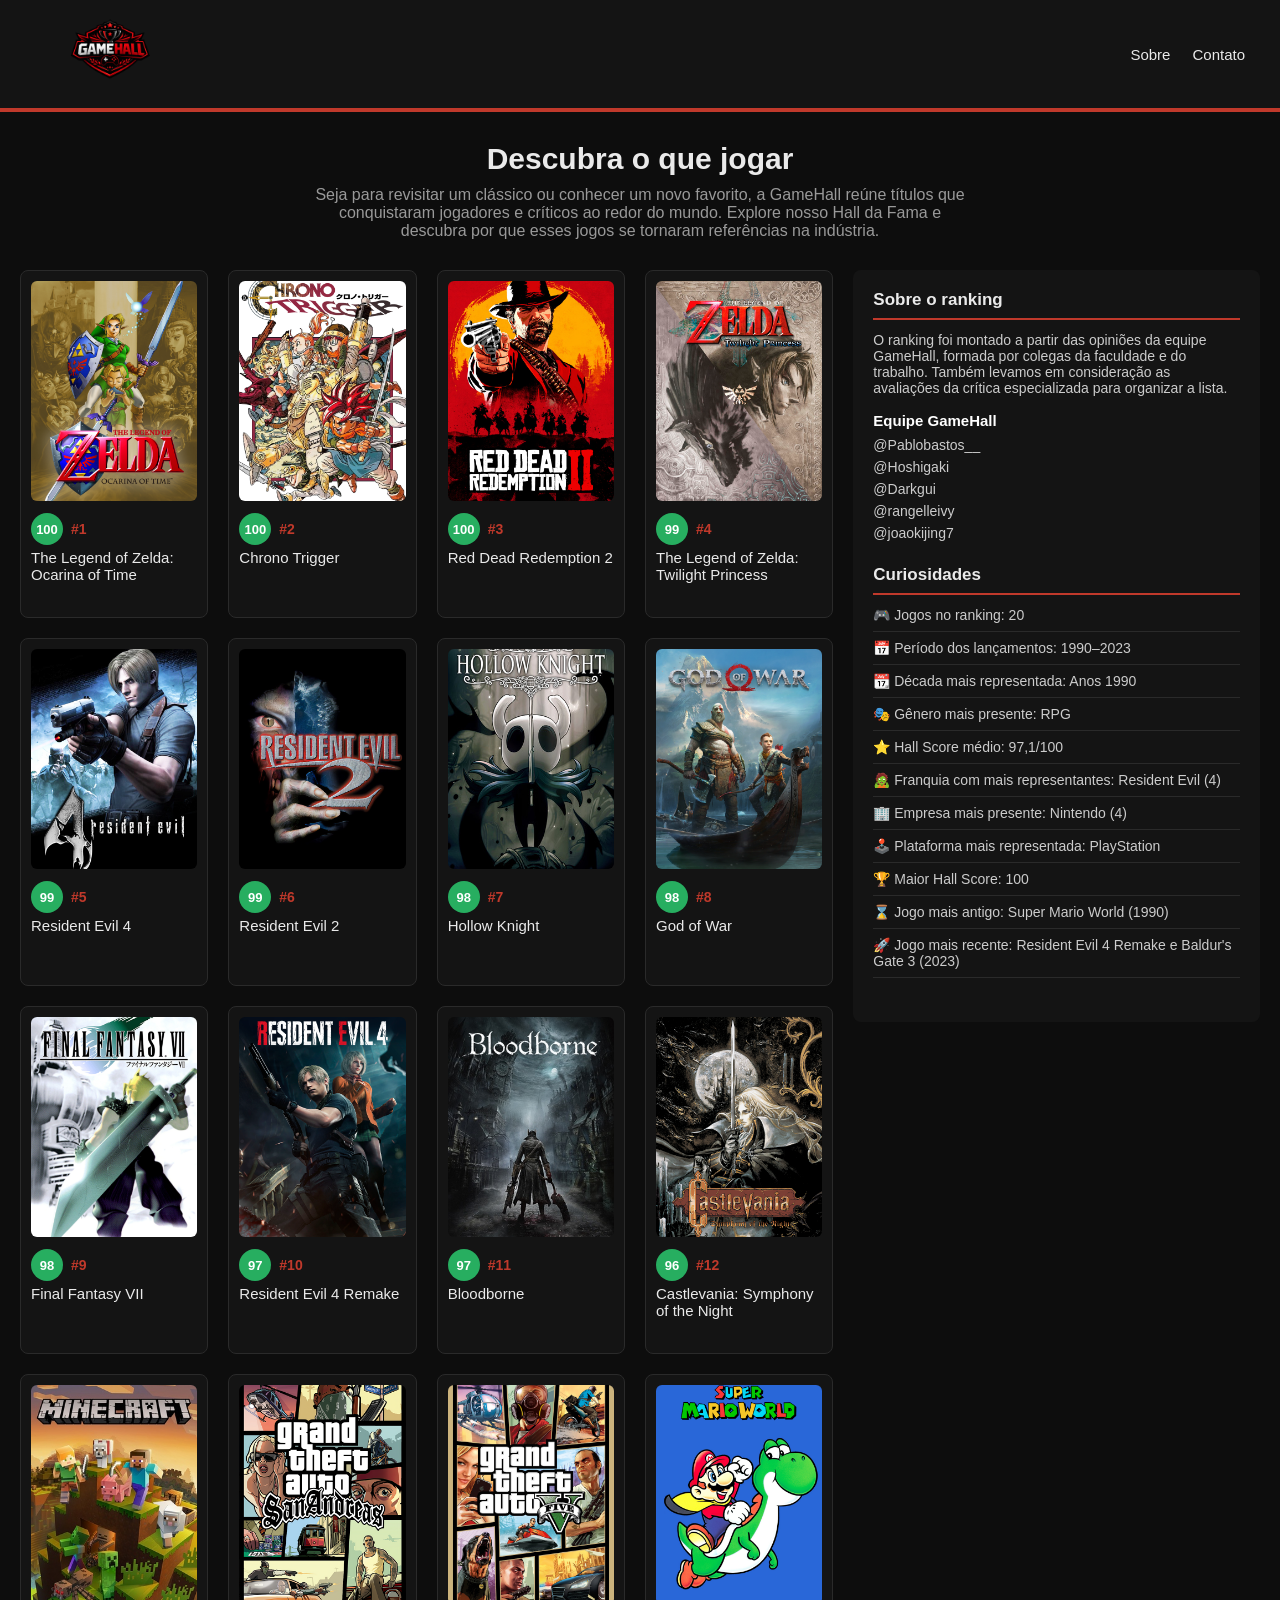
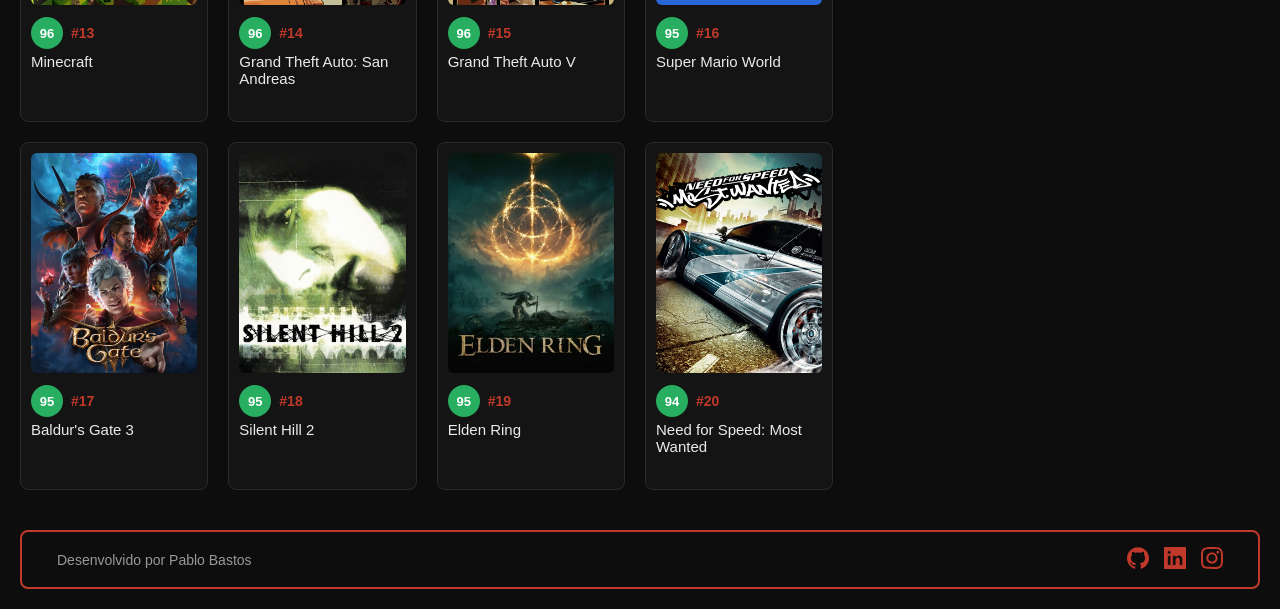
<file: index.html>
<!DOCTYPE html>
<html lang="pt-BR">

<head>
    <meta charset="UTF-8">
    <meta name="viewport" content="width=device-width, initial-scale=1.0">
    <title>GameHall</title>
    <link rel="stylesheet" href="style.css">
    <link rel="icon" type="image/png" href="assets/site/favicon_final.png">
</head>

<body>
    <header class="cabecalho">
        <div class="logo">
            <a href="index.html">
                <img src="assets/site/gamehall_logo.png" alt="logo gamehall">
            </a>
        </div>
        <nav class="navegacao">
            <a href="sobre.html">Sobre</a>
            <a href="contato.html">Contato</a>
        </nav>
    </header>

    <section class="hero-texto">
        <h1>Descubra o que jogar</h1>
        <p>Seja para revisitar um clássico ou conhecer um novo favorito, a GameHall reúne títulos que conquistaram
            jogadores e críticos ao redor do mundo. Explore nosso Hall da Fama e descubra por que esses jogos se
            tornaram referências na indústria.</p>
    </section>

    <div class="container-principal">
        <section class="lista-jogos" id="lista-jogos"></section>
        <aside class="curiosidades">
            <div class="bloco-info">
                <h3>Sobre o ranking</h3>

                <p>
                    O ranking foi montado a partir das opiniões da equipe GameHall, formada por
                    colegas da faculdade e do trabalho. Também levamos em consideração as
                    avaliações da crítica especializada para organizar a lista.
                </p>

                <h4>Equipe GameHall</h4>

                <ul class="lista-criticos">
                    <li>@Pablobastos__</li>
                    <li>@Hoshigaki</li>
                    <li>@Darkgui</li>
                    <li>@rangelleivy</li>
                    <li>@joaokijing7</li>
                </ul>
            </div>

            <div class="bloco-info">
                <h3>Curiosidades</h3>

                <ul class="lista-stats">
                    <li>🎮 Jogos no ranking: 20</li>
                    <li>📅 Período dos lançamentos: 1990–2023</li>
                    <li>📆 Década mais representada: Anos 1990</li>
                    <li>🎭 Gênero mais presente: RPG</li>
                    <li>⭐ Hall Score médio: 97,1/100</li>
                    <li>🧟 Franquia com mais representantes: Resident Evil (4)</li>
                    <li>🏢 Empresa mais presente: Nintendo (4)</li>
                    <li>🕹️ Plataforma mais representada: PlayStation</li>
                    <li>🏆 Maior Hall Score: 100</li>
                    <li>⌛ Jogo mais antigo: Super Mario World (1990)</li>
                    <li>🚀 Jogo mais recente: Resident Evil 4 Remake e Baldur's Gate 3 (2023)</li>
                </ul>
            </div>
        </aside>
    </div>

    <footer class="rodape">
        <p>Desenvolvido por Pablo Bastos</p>
        <div class="redes">
            <a href="https://github.com/EngPabloBastos" target="_blank">
                <img src="assets/site/icon-github.svg" alt="GitHub">
            </a>
            <a href="https://linkedin.com/in/bastospablo" target="_blank">
                <img src="assets/site/icon-linkedin.svg" alt="LinkedIn">
            </a>
            <a href="https://instagram.com/pablobastos__" target="_blank">
                <img src="assets/site/icon-instagram.svg" alt="Instagram">
            </a>
        </div>
    </footer>

    <script src="js/jogos.js"></script>
    <script src="js/script.js"></script>
</body>

</html>
</file>
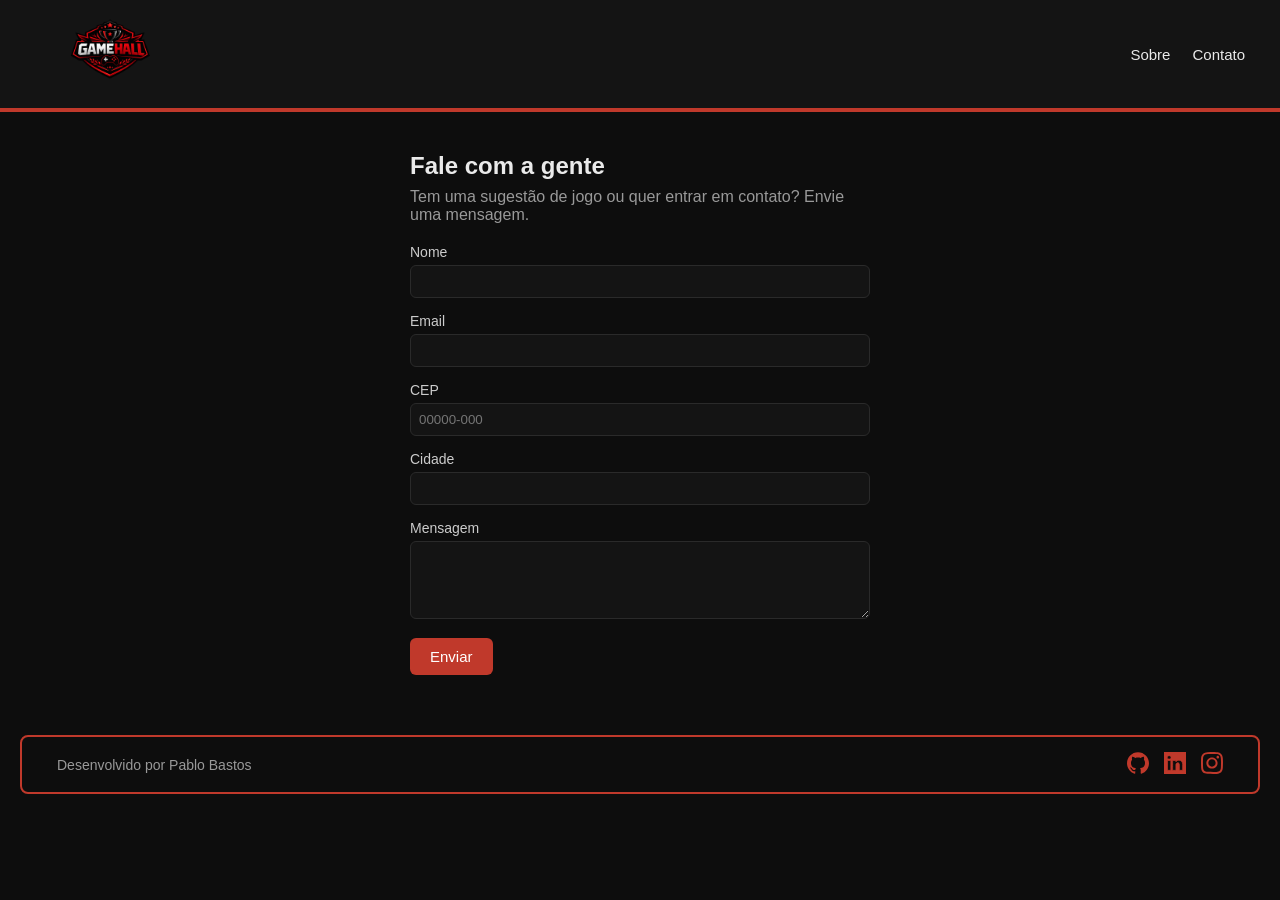
<file: contato.html>
<!DOCTYPE html>
<html lang="pt-BR">

<head>
    <meta charset="UTF-8">
    <meta name="viewport" content="width=device-width, initial-scale=1.0">
    <title>Contato</title>
    <link rel="stylesheet" href="style.css">
    <link rel="icon" type="image/png" href="assets/site/favicon_final.png">
</head>

<body>
    <header class="cabecalho">
        <div class="logo">
            <a href="index.html">
                <img src="assets/site/gamehall_logo.png" alt="logo gamehall">
            </a>
        </div>
        <nav class="navegacao">
            <a href="sobre.html">Sobre</a>
            <a href="contato.html">Contato</a>
        </nav>
    </header>

    <section class="contato">
        <h1>Fale com a gente</h1>
        <p>Tem uma sugestão de jogo ou quer entrar em contato? Envie uma mensagem.</p>

        <form id="form-contato">
            <div class="campo">
                <label for="nome">Nome</label>
                <input type="text" id="nome" required>
            </div>

            <div class="campo">
                <label for="email">Email</label>
                <input type="email" id="email" required>
            </div>

            <div class="campo">
                <label for="cep">CEP</label>
                <input type="text" id="cep" placeholder="00000-000">
            </div>

            <div class="campo">
                <label for="cidade">Cidade</label>
                <input type="text" id="cidade" readonly>
            </div>

            <div class="campo">
                <label for="mensagem">Mensagem</label>
                <textarea id="mensagem" rows="4" required></textarea>
            </div>

            <button type="submit">Enviar</button>
        </form>

        <div id="confirmacao" class="confirmacao"></div>
    </section>

    <footer class="rodape">
        <p>Desenvolvido por Pablo Bastos</p>
        <div class="redes">
            <a href="https://github.com/EngPabloBastos" target="_blank">
                <img src="assets/site/icon-github.svg" alt="GitHub">
            </a>
            <a href="https://linkedin.com/in/bastospablo" target="_blank">
                <img src="assets/site/icon-linkedin.svg" alt="LinkedIn">
            </a>
            <a href="https://instagram.com/pablobastos__" target="_blank">
                <img src="assets/site/icon-instagram.svg" alt="Instagram">
            </a>
        </div>
    </footer>

    <script src="js/contato.js"></script>
</body>

</html>
</file>
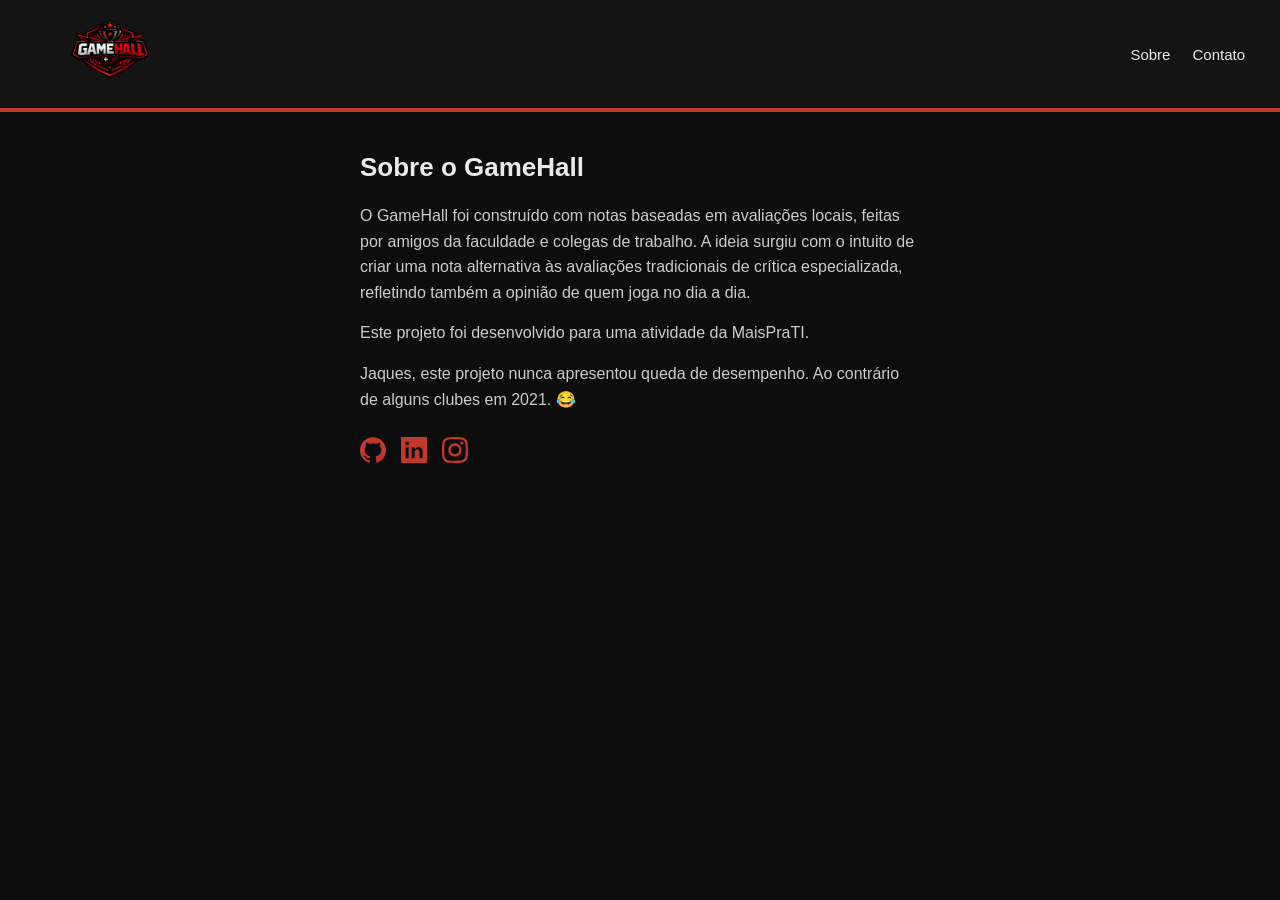
<file: sobre.html>
<!DOCTYPE html>
<html lang="pt-BR">

<head>
    <meta charset="UTF-8">
    <meta name="viewport" content="width=device-width, initial-scale=1.0">
    <title>GameHall - Sobre</title>
    <link rel="stylesheet" href="style.css">
    <link rel="icon" type="image/png" href="assets/site/favicon_final.png">
</head>

<body>
    <header class="cabecalho">
        <div class="logo">
            <a href="index.html">
                <img src="assets/site/gamehall_logo.png" alt="logo gamehall">
            </a>
        </div>
        <nav class="navegacao">
            <a href="sobre.html">Sobre</a>
            <a href="contato.html">Contato</a>
        </nav>
    </header>

    <section class="sobre">
        <h1>Sobre o GameHall</h1>
        <p>
            O GameHall foi construído com notas baseadas em avaliações locais, feitas por amigos
            da faculdade e colegas de trabalho. A ideia surgiu com o intuito de criar uma nota
            alternativa às avaliações tradicionais de crítica especializada, refletindo também a
            opinião de quem joga no dia a dia.
        </p>
        <p>
            Este projeto foi desenvolvido para uma atividade da MaisPraTI.
        </p>

        <p>
            Jaques, este projeto nunca apresentou queda de desempenho. Ao contrário de alguns clubes em 2021. 😂
        </p>

        <div class="redes-sobre">
            <a href="https://github.com/EngPabloBastos" target="_blank">
                <img src="assets/site/icon-github.svg" alt="GitHub">
            </a>
            <a href="https://linkedin.com/in/bastospablo" target="_blank">
                <img src="assets/site/icon-linkedin.svg" alt="LinkedIn">
            </a>
            <a href="https://instagram.com/pablobastos__" target="_blank">
                <img src="assets/site/icon-instagram.svg" alt="Instagram">
            </a>
        </div>
    </section>
</body>

</html>
</file>
<file: style.css>
/*Cores do projeto*/
:root {
    --cor-fundo: #0d0d0d;
    --cor-fundo-card: #141414;
    --cor-texto: #eaeaea;
    --cor-texto-secundario: #999;
    --cor-texto-terciario: #ccc;
    --cor-principal: #c0392b;
    --cor-principal-hover: #a3301f;
    --cor-borda: #2a2a2a;
    --cor-verde: #27ae60;
}

* {
    margin: 0;
    padding: 0;
    box-sizing: border-box;
}

body {
    font-family: 'Trebuchet MS', 'Lucida Sans Unicode', Arial, sans-serif;
    background-color: var(--cor-fundo);
    color: var(--cor-texto);
}

/* Header */
.cabecalho {
    display: flex;
    justify-content: space-between;
    align-items: center;
    padding: 2px 35px;
    background-color: var(--cor-fundo-card);
    border-bottom: 4px solid var(--cor-principal);
}

.logo img {
    height: 100px;
    width: auto;
}

.navegacao {
    display: flex;
    gap: 22px;
}

.navegacao a {
    text-decoration: none;
    color: var(--cor-texto);
    font-size: 15px;
}

.navegacao a:hover {
    color: var(--cor-principal);
}

/* Texto acima do ranking */
.hero-texto {
    max-width: 700px;
    margin: 0 auto;
    padding: 30px 20px 10px;
    text-align: center;
}

.hero-texto h1 {
    font-size: 30px;
    margin-bottom: 10px;
}

.hero-texto p {
    color: var(--cor-texto-secundario);
    font-size: 16px;
}

/* container */
.container-principal {
    display: grid;
    grid-template-columns: 2fr 1fr;
    gap: 20px;
    padding: 20px;
}

/* grade dos jogos(ranking) */
.lista-jogos {
    display: grid;
    grid-template-columns: repeat(auto-fit, minmax(150px, 1fr));
    gap: 20px;
    align-items: start;
}

.jogo-card {
    cursor: pointer;
    background-color: var(--cor-fundo-card);
    padding: 10px;
    border-radius: 8px;
    border: 1px solid var(--cor-borda);
}

.jogo-card:hover {
    border-color: var(--cor-principal);
}

.jogo-card.expandido {
    border-color: var(--cor-principal);
    background-color: #1a1414;
}

.capa-jogo {
    width: 100%;
    height: 220px;
    object-fit: cover;
    border-radius: 6px;
}

.score {
    display: inline-flex;
    align-items: center;
    justify-content: center;
    background-color: var(--cor-verde);
    color: #fff;
    font-size: 13px;
    font-weight: bold;
    width: 32px;
    height: 32px;
    border-radius: 50%;
    margin-top: 8px;
}

.posicao {
    color: var(--cor-principal);
    font-size: 14px;
    font-weight: bold;
    margin-left: 8px;
}

.nome {
    font-size: 15px;
    margin: 4px 0;
    min-height: 54px;
}

.info-extra {
    margin-top: 10px;
    font-size: 14px;
}

.info-extra .meta {
    color: var(--cor-principal);
    font-size: 13px;
    margin-bottom: 8px;
}

.info-extra p:last-child {
    color: var(--cor-texto-terciario);
}

/* menu lateral */
.curiosidades {
    background-color: var(--cor-fundo-card);
    padding: 20px;
    border-radius: 8px;
    position: sticky;
    top: 20px;
    align-self: start;
}

.curiosidades h3 {
    border-bottom: 2px solid var(--cor-principal);
    padding-bottom: 8px;
    margin-bottom: 12px;
    font-size: 17px;
}

.curiosidades h4 {
    color: #fff;
    font-size: 15px;
    margin: 16px 0 8px;
}

.curiosidades p {
    color: var(--cor-texto-terciario);
    font-size: 14px;
}

.lista-criticos,
.lista-stats {
    list-style: none;
    padding-left: 0;
}

.lista-criticos li {
    font-size: 14px;
    color: var(--cor-texto-terciario);
    margin-bottom: 6px;
}

.lista-stats li {
    font-size: 14px;
    color: var(--cor-texto-terciario);
    border-bottom: 1px solid var(--cor-borda);
    padding-bottom: 8px;
    margin-bottom: 8px;
}

.bloco-info {
    margin-bottom: 24px;
}

/* Formulário de contato + Viacep */
.contato {
    max-width: 500px;
    margin: 0 auto;
    padding: 40px 20px;
}

.contato h1 {
    font-size: 24px;
    margin-bottom: 8px;
}

.contato p {
    color: var(--cor-texto-secundario);
    margin-bottom: 20px;
}

.campo {
    margin-bottom: 15px;
}

.campo label {
    display: block;
    margin-bottom: 5px;
    font-size: 14px;
    color: var(--cor-texto-terciario);
}

.campo input,
.campo textarea {
    width: 100%;
    padding: 8px;
    background-color: var(--cor-fundo-card);
    border: 1px solid var(--cor-borda);
    border-radius: 6px;
    color: var(--cor-texto);
    font-family: inherit;
}

.contato button {
    background-color: var(--cor-principal);
    color: #fff;
    border: none;
    padding: 10px 20px;
    border-radius: 6px;
    cursor: pointer;
    font-size: 15px;
}

.contato button:hover {
    background-color: var(--cor-principal-hover);
}

.confirmacao {
    display: none;
    position: fixed;
    top: 0;
    left: 0;
    width: 100%;
    height: 100%;
    background-color: rgba(0, 0, 0, 0.75);
    justify-content: center;
    align-items: center;
}

.confirmacao.visivel {
    display: flex;
}

.confirmacao .caixa {
    background-color: var(--cor-fundo-card);
    border: 2px solid var(--cor-principal);
    border-radius: 8px;
    padding: 30px;
    text-align: center;
    max-width: 350px;
}

.confirmacao h3 {
    font-size: 20px;
    margin-bottom: 8px;
}

.confirmacao p {
    color: var(--cor-texto-secundario);
    margin-bottom: 15px;
}

.confirmacao button {
    background-color: var(--cor-principal);
    color: #fff;
    border: none;
    padding: 8px 20px;
    border-radius: 6px;
    cursor: pointer;
}

/* Footer */
.rodape {
    display: flex;
    justify-content: space-between;
    align-items: center;
    padding: 15px 35px;
    border: 2px solid var(--cor-principal);
    border-radius: 8px;
    margin: 20px;
    color: var(--cor-texto-secundario);
    font-size: 14px;
}

.rodape .redes {
    display: flex;
    gap: 15px;
}

.rodape .redes img {
    width: 22px;
    height: 22px;
}

/* PÁGINA SOBRE */
.sobre {
    max-width: 600px;
    margin: 0 auto;
    padding: 40px 20px;
}

.sobre h1 {
    font-size: 26px;
    margin-bottom: 20px;
}

.sobre p {
    color: var(--cor-texto-terciario);
    line-height: 1.6;
    margin-bottom: 15px;
}

.redes-sobre {
    display: flex;
    gap: 15px;
    margin-top: 25px;
}

.redes-sobre img {
    width: 26px;
    height: 26px;
}

/* Responsividade */
@media (max-width: 768px) {
    .container-principal {
        grid-template-columns: 1fr;
    }

    .cabecalho {
        flex-direction: column;
        gap: 12px;
    }
}
</file>
